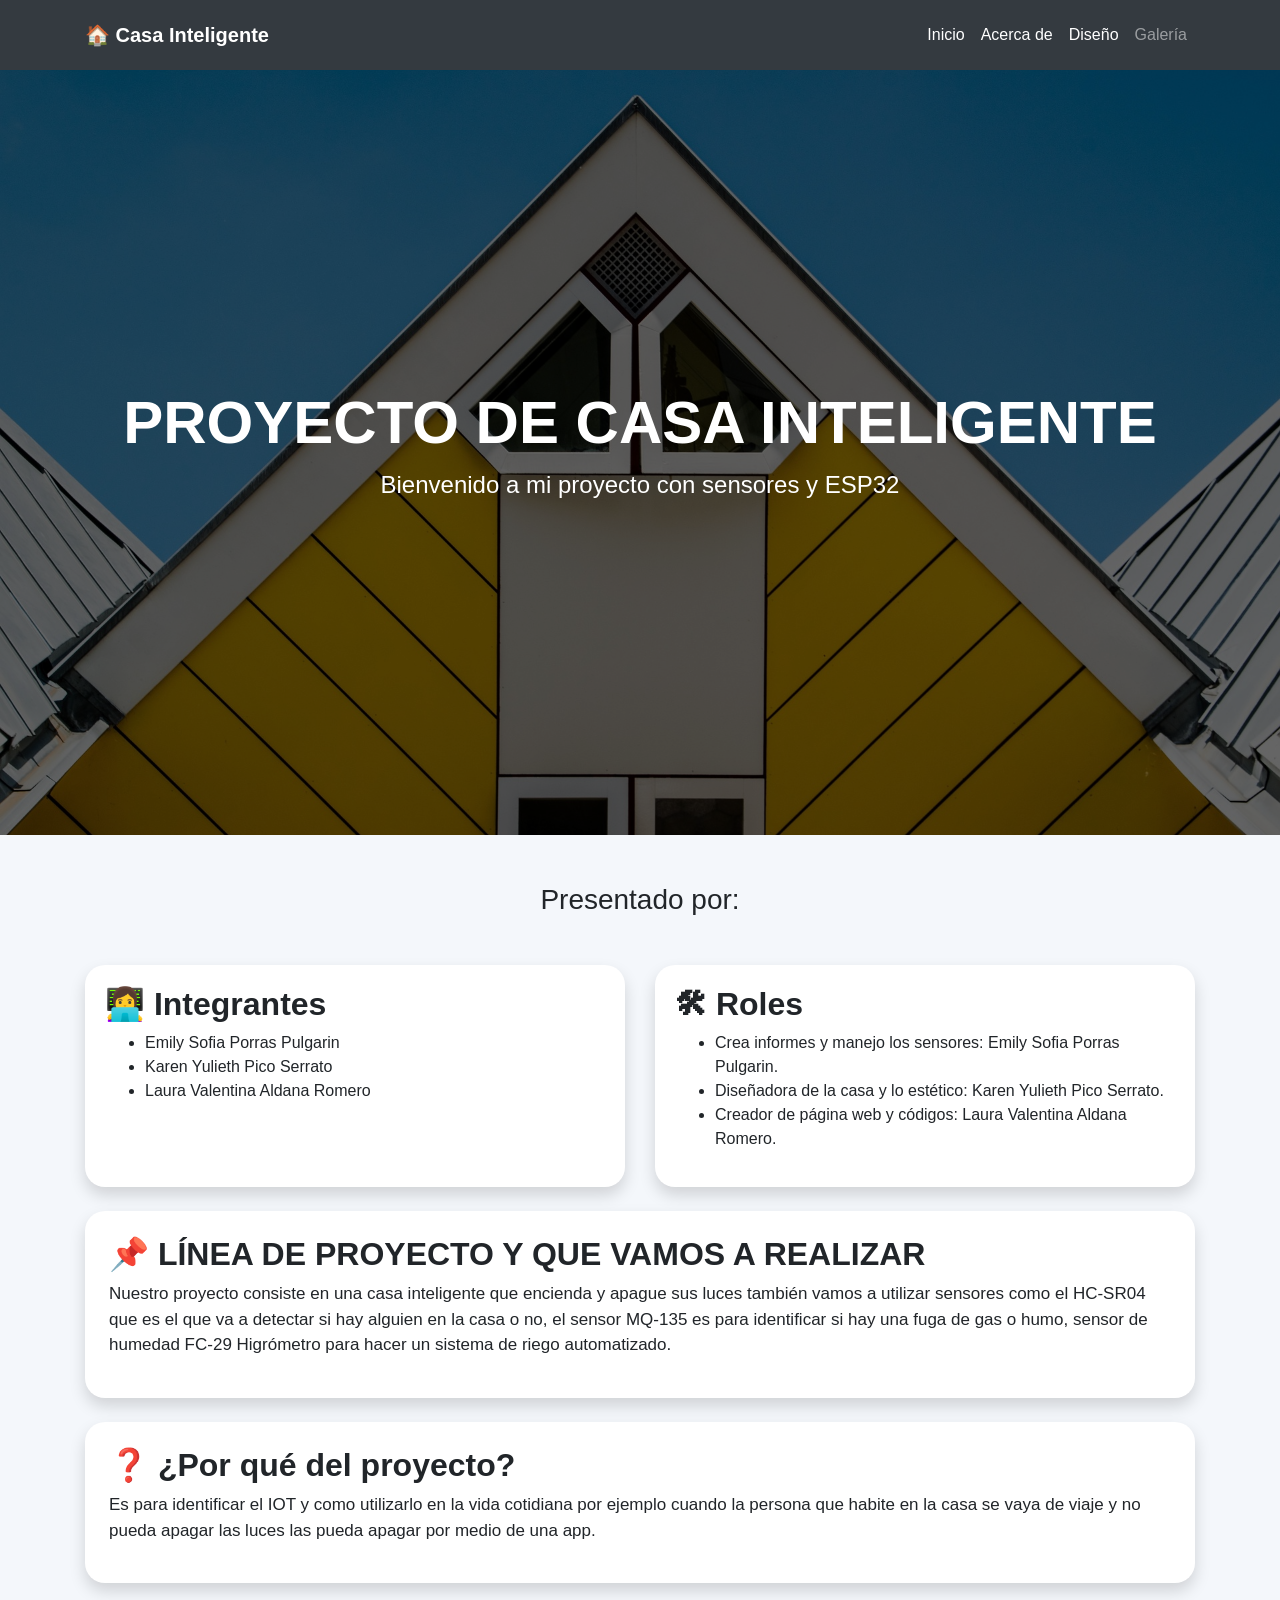
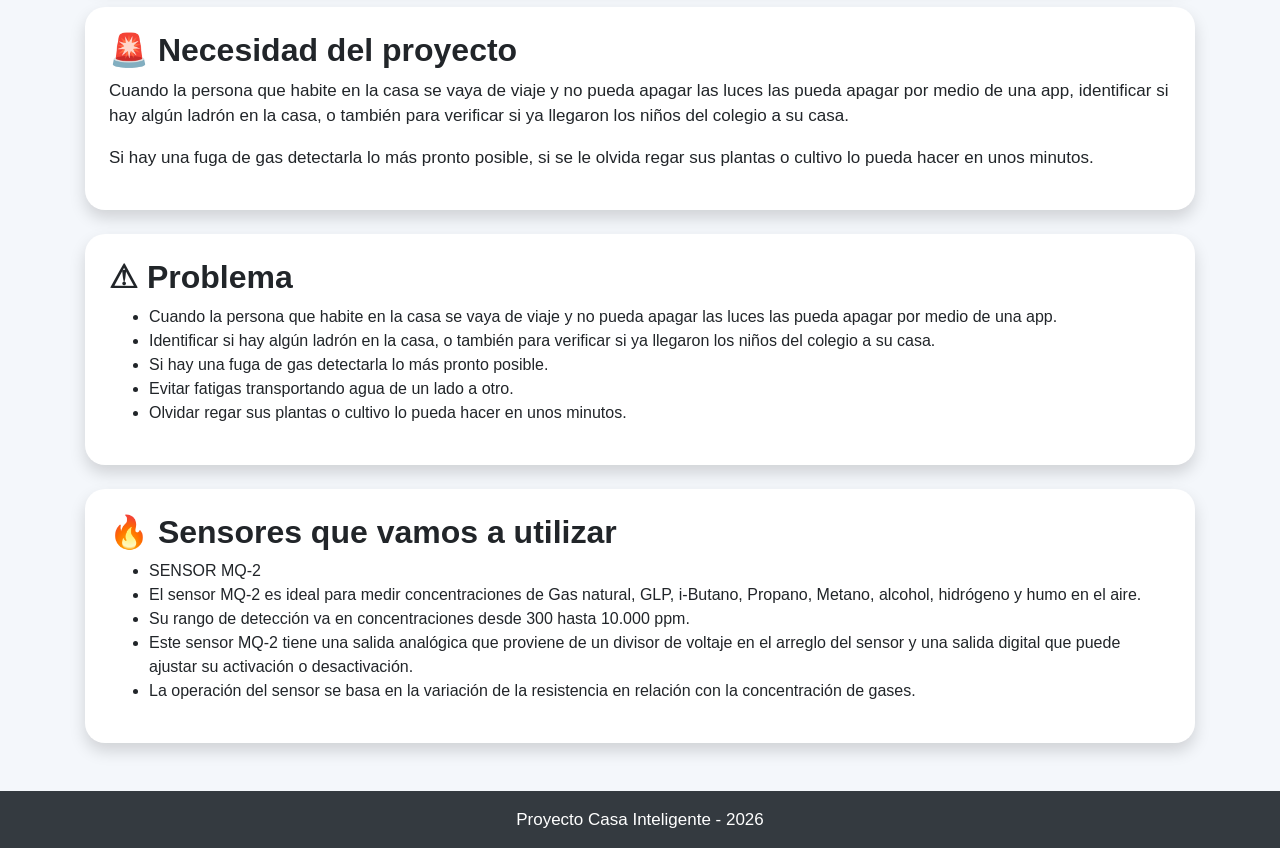
<file: index.html>
<!DOCTYPE html>
<html lang="es">

<head>

  <meta charset="UTF-8">

  <meta name="viewport"
    content="width=device-width, initial-scale=1.0">

  <title>Proyecto Casa Inteligente</title>

  <!-- BOOTSTRAP 4 -->
  <link rel="stylesheet"
    href="https://stackpath.bootstrapcdn.com/bootstrap/4.5.2/css/bootstrap.min.css">

  <!-- CSS -->
  <link rel="stylesheet" href="./style.css">

</head>

<body>

  <!-- NAVBAR -->
  <nav class="navbar navbar-expand-lg navbar-dark bg-dark shadow">

    <div class="container">

      <a class="navbar-brand font-weight-bold"
        href="index.html">

        🏠 Casa Inteligente

      </a>

      <!-- BOTÓN -->
      <button class="navbar-toggler"
        type="button"
        data-toggle="collapse"
        data-target="#menu">

        <span class="navbar-toggler-icon"></span>

      </button>

      <!-- MENÚ -->
      <div class="collapse navbar-collapse"
        id="menu">

        <ul class="navbar-nav ml-auto">

          <li class="nav-item">
            <a class="nav-link active"
              href="index.html">

              Inicio

            </a>
          </li>

          <li class="nav-item">
            <a class="nav-link active"
              href="about.html">

              Acerca de

            </a>
          </li>

          <li class="nav-item">
            <a class="nav-link active"
              href="desing.html">

              Diseño

            </a>
          </li>

          <li class="nav-item">
            <a class="nav-link"
              href="gallery.html">

              Galería

            </a>
          </li>

        </ul>

      </div>

    </div>

  </nav>

  <!-- BANNER -->
  <header class="hero">

    <div class="overlay"></div>

    <div class="contenido-hero">

      <h1 id="titulo">
        PROYECTO DE CASA INTELIGENTE
      </h1>

      <p class="lead">
        Bienvenido a mi proyecto con sensores y ESP32
      </p>

    </div>

  </header>

  <!-- CONTENIDO -->
  <div class="container mt-5">

    <!-- PRESENTACIÓN -->
    <div id="subtitulo"
      class="text-center mb-5">

      <h3>
        Presentado por:
      </h3>

    </div>

    <!-- INTEGRANTES -->
    <div class="row">

      <div class="col-md-6 mb-4">

        <div class="card shadow border-0 h-100">

          <div class="card-body">

            <h2>
              👩‍💻 Integrantes
            </h2>

            <ul id="lista_nombres">

              <li>
                Emily Sofia Porras Pulgarin
              </li>

              <li>
                Karen Yulieth Pico Serrato
              </li>

              <li>
                Laura Valentina Aldana Romero
              </li>

            </ul>

          </div>

        </div>

      </div>

      <!-- ROLES -->
      <div class="col-md-6 mb-4">

        <div class="card shadow border-0 h-100">

          <div class="card-body">

            <h2>
              🛠 Roles
            </h2>

            <ul id="roles">

              <li>
                Crea informes y manejo los sensores:
                Emily Sofia Porras Pulgarin.
              </li>

              <li>
                Diseñadora de la casa y lo estético:
                Karen Yulieth Pico Serrato.
              </li>

              <li>
                Creador de página web y códigos:
                Laura Valentina Aldana Romero.
              </li>

            </ul>

          </div>

        </div>

      </div>

    </div>

    <!-- DESCRIPCIÓN -->
    <div class="card shadow border-0 p-4 mb-4">

      <h2>
        📌 LÍNEA DE PROYECTO Y QUE VAMOS A REALIZAR
      </h2>

      <p>
        Nuestro proyecto consiste en una casa inteligente que encienda y apague sus luces también vamos a utilizar sensores como el HC-SR04 que es el que va a detectar si hay alguien en la casa o no, el sensor MQ-135 es para identificar si hay una fuga de gas o humo, sensor de humedad FC-29 Higrómetro para hacer un sistema de riego automatizado.
      </p>

    </div>

    <!-- POR QUÉ -->
    <div class="card shadow border-0 p-4 mb-4">

      <h2>
        ❓ ¿Por qué del proyecto?
      </h2>

      <p>
        Es para identificar el IOT y como utilizarlo en la vida cotidiana por ejemplo cuando la persona que habite en la casa se vaya de viaje y no pueda apagar las luces las pueda apagar por medio de una app.
      </p>

    </div>

    <!-- NECESIDAD -->
    <div class="card shadow border-0 p-4 mb-4">

      <h2>
        🚨 Necesidad del proyecto
      </h2>

      <p>
        Cuando la persona que habite en la casa se vaya de viaje y no pueda apagar las luces las pueda apagar por medio de una app, identificar si hay algún ladrón en la casa, o también para verificar si ya llegaron los niños del colegio a su casa.
      </p>

      <p>
        Si hay una fuga de gas detectarla lo más pronto posible, si se le olvida regar sus plantas o cultivo lo pueda hacer en unos minutos.
      </p>

    </div>

    <!-- PROBLEMAS -->
    <div class="card shadow border-0 p-4 mb-4">

      <h2>
        ⚠ Problema
      </h2>

      <ul>

        <li>
          Cuando la persona que habite en la casa se vaya de viaje y no pueda apagar las luces las pueda apagar por medio de una app.
        </li>

        <li>
          Identificar si hay algún ladrón en la casa, o también para verificar si ya llegaron los niños del colegio a su casa.
        </li>

        <li>
          Si hay una fuga de gas detectarla lo más pronto posible.
        </li>

        <li>
          Evitar fatigas transportando agua de un lado a otro.
        </li>

        <li>
          Olvidar regar sus plantas o cultivo lo pueda hacer en unos minutos.
        </li>

      </ul>

    </div>

    <!-- SENSOR -->
    <div class="card shadow border-0 p-4 mb-5">

      <h2>
        🔥 Sensores que vamos a utilizar
      </h2>

      <ul>

        <li>
          SENSOR MQ-2
        </li>

        <li>
          El sensor MQ-2 es ideal para medir concentraciones de Gas natural, GLP, i-Butano, Propano, Metano, alcohol, hidrógeno y humo en el aire.
        </li>

        <li>
          Su rango de detección va en concentraciones desde 300 hasta 10.000 ppm.
        </li>

        <li>
          Este sensor MQ-2 tiene una salida analógica que proviene de un divisor de voltaje en el arreglo del sensor y una salida digital que puede ajustar su activación o desactivación.
        </li>

        <li>
          La operación del sensor se basa en la variación de la resistencia en relación con la concentración de gases.
        </li>

      </ul>

    </div>

  </div>

  <!-- FOOTER -->
  <footer class="bg-dark text-white text-center p-3">

    <p class="mb-0">
      Proyecto Casa Inteligente - 2026
    </p>

  </footer>

  <!-- SCRIPTS -->
  <script src="https://code.jquery.com/jquery-3.5.1.slim.min.js"></script>

  <script src="https://cdn.jsdelivr.net/npm/bootstrap@4.5.2/dist/js/bootstrap.bundle.min.js"></script>

</body>

</html>
</file>
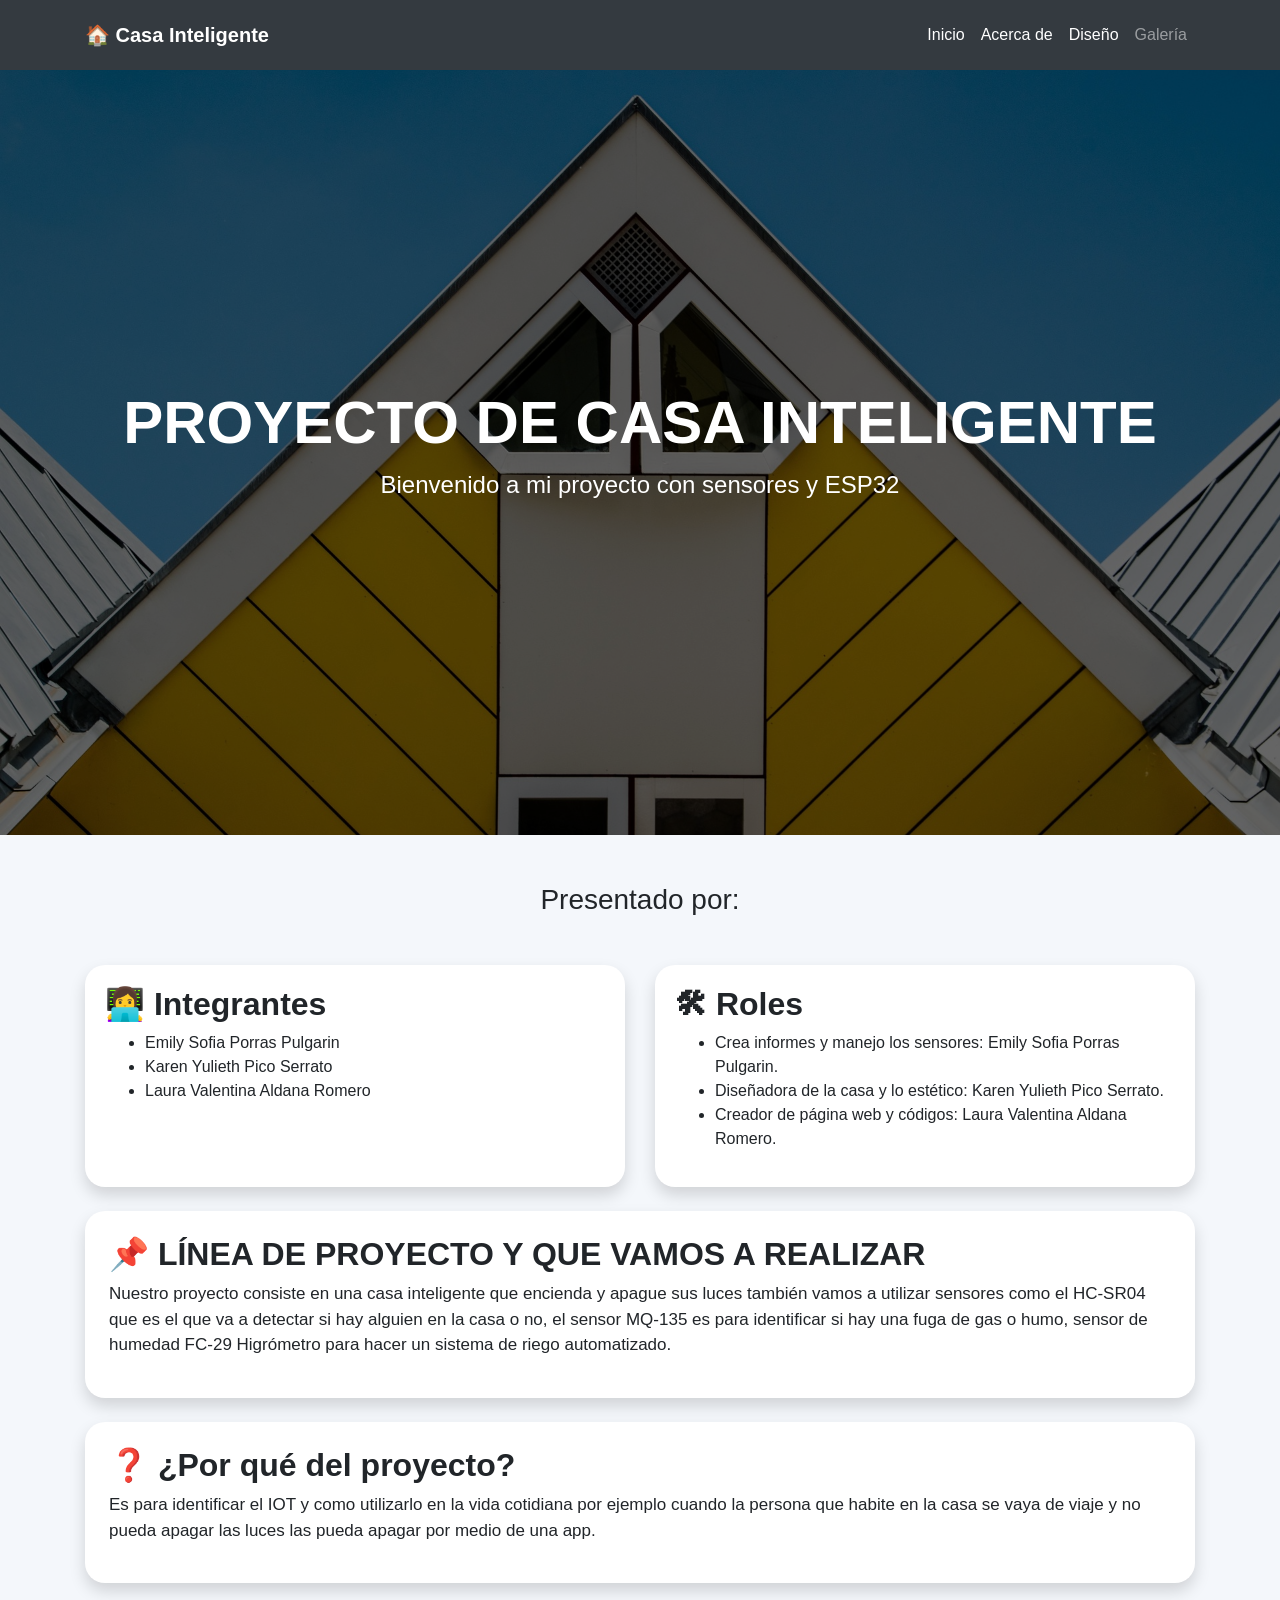
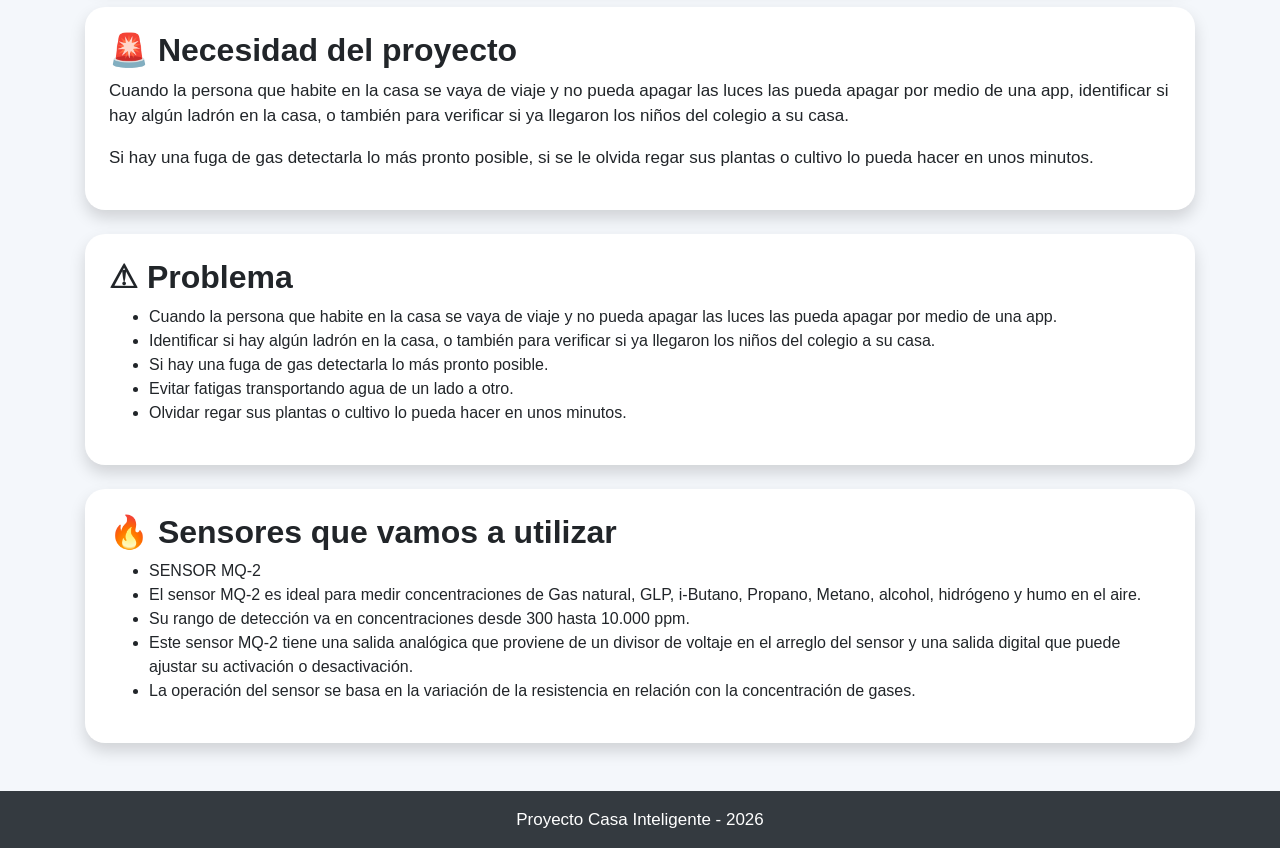
<file: index (1).html>
<!DOCTYPE html>
<html lang="es">

<head>

  <meta charset="UTF-8">

  <meta name="viewport"
    content="width=device-width, initial-scale=1.0">

  <title>Proyecto Casa Inteligente</title>

  <!-- BOOTSTRAP 4 -->
  <link rel="stylesheet"
    href="https://stackpath.bootstrapcdn.com/bootstrap/4.5.2/css/bootstrap.min.css">

  <!-- CSS -->
  <link rel="stylesheet" href="./style.css">

</head>

<body>

  <!-- NAVBAR -->
  <nav class="navbar navbar-expand-lg navbar-dark bg-dark shadow">

    <div class="container">

      <a class="navbar-brand font-weight-bold"
        href="index.html">

        🏠 Casa Inteligente

      </a>

      <!-- BOTÓN -->
      <button class="navbar-toggler"
        type="button"
        data-toggle="collapse"
        data-target="#menu">

        <span class="navbar-toggler-icon"></span>

      </button>

      <!-- MENÚ -->
      <div class="collapse navbar-collapse"
        id="menu">

        <ul class="navbar-nav ml-auto">

          <li class="nav-item">
            <a class="nav-link active"
              href="index.html">

              Inicio

            </a>
          </li>

          <li class="nav-item">
            <a class="nav-link active"
              href="about.html">

              Acerca de

            </a>
          </li>

          <li class="nav-item">
            <a class="nav-link active"
              href="desing.html">

              Diseño

            </a>
          </li>

          <li class="nav-item">
            <a class="nav-link"
              href="gallery.html">

              Galería

            </a>
          </li>

        </ul>

      </div>

    </div>

  </nav>

  <!-- BANNER -->
  <header class="hero">

    <div class="overlay"></div>

    <div class="contenido-hero">

      <h1 id="titulo">
        PROYECTO DE CASA INTELIGENTE
      </h1>

      <p class="lead">
        Bienvenido a mi proyecto con sensores y ESP32
      </p>

    </div>

  </header>

  <!-- CONTENIDO -->
  <div class="container mt-5">

    <!-- PRESENTACIÓN -->
    <div id="subtitulo"
      class="text-center mb-5">

      <h3>
        Presentado por:
      </h3>

    </div>

    <!-- INTEGRANTES -->
    <div class="row">

      <div class="col-md-6 mb-4">

        <div class="card shadow border-0 h-100">

          <div class="card-body">

            <h2>
              👩‍💻 Integrantes
            </h2>

            <ul id="lista_nombres">

              <li>
                Emily Sofia Porras Pulgarin
              </li>

              <li>
                Karen Yulieth Pico Serrato
              </li>

              <li>
                Laura Valentina Aldana Romero
              </li>

            </ul>

          </div>

        </div>

      </div>

      <!-- ROLES -->
      <div class="col-md-6 mb-4">

        <div class="card shadow border-0 h-100">

          <div class="card-body">

            <h2>
              🛠 Roles
            </h2>

            <ul id="roles">

              <li>
                Crea informes y manejo los sensores:
                Emily Sofia Porras Pulgarin.
              </li>

              <li>
                Diseñadora de la casa y lo estético:
                Karen Yulieth Pico Serrato.
              </li>

              <li>
                Creador de página web y códigos:
                Laura Valentina Aldana Romero.
              </li>

            </ul>

          </div>

        </div>

      </div>

    </div>

    <!-- DESCRIPCIÓN -->
    <div class="card shadow border-0 p-4 mb-4">

      <h2>
        📌 LÍNEA DE PROYECTO Y QUE VAMOS A REALIZAR
      </h2>

      <p>
        Nuestro proyecto consiste en una casa inteligente que encienda y apague sus luces también vamos a utilizar sensores como el HC-SR04 que es el que va a detectar si hay alguien en la casa o no, el sensor MQ-135 es para identificar si hay una fuga de gas o humo, sensor de humedad FC-29 Higrómetro para hacer un sistema de riego automatizado.
      </p>

    </div>

    <!-- POR QUÉ -->
    <div class="card shadow border-0 p-4 mb-4">

      <h2>
        ❓ ¿Por qué del proyecto?
      </h2>

      <p>
        Es para identificar el IOT y como utilizarlo en la vida cotidiana por ejemplo cuando la persona que habite en la casa se vaya de viaje y no pueda apagar las luces las pueda apagar por medio de una app.
      </p>

    </div>

    <!-- NECESIDAD -->
    <div class="card shadow border-0 p-4 mb-4">

      <h2>
        🚨 Necesidad del proyecto
      </h2>

      <p>
        Cuando la persona que habite en la casa se vaya de viaje y no pueda apagar las luces las pueda apagar por medio de una app, identificar si hay algún ladrón en la casa, o también para verificar si ya llegaron los niños del colegio a su casa.
      </p>

      <p>
        Si hay una fuga de gas detectarla lo más pronto posible, si se le olvida regar sus plantas o cultivo lo pueda hacer en unos minutos.
      </p>

    </div>

    <!-- PROBLEMAS -->
    <div class="card shadow border-0 p-4 mb-4">

      <h2>
        ⚠ Problema
      </h2>

      <ul>

        <li>
          Cuando la persona que habite en la casa se vaya de viaje y no pueda apagar las luces las pueda apagar por medio de una app.
        </li>

        <li>
          Identificar si hay algún ladrón en la casa, o también para verificar si ya llegaron los niños del colegio a su casa.
        </li>

        <li>
          Si hay una fuga de gas detectarla lo más pronto posible.
        </li>

        <li>
          Evitar fatigas transportando agua de un lado a otro.
        </li>

        <li>
          Olvidar regar sus plantas o cultivo lo pueda hacer en unos minutos.
        </li>

      </ul>

    </div>

    <!-- SENSOR -->
    <div class="card shadow border-0 p-4 mb-5">

      <h2>
        🔥 Sensores que vamos a utilizar
      </h2>

      <ul>

        <li>
          SENSOR MQ-2
        </li>

        <li>
          El sensor MQ-2 es ideal para medir concentraciones de Gas natural, GLP, i-Butano, Propano, Metano, alcohol, hidrógeno y humo en el aire.
        </li>

        <li>
          Su rango de detección va en concentraciones desde 300 hasta 10.000 ppm.
        </li>

        <li>
          Este sensor MQ-2 tiene una salida analógica que proviene de un divisor de voltaje en el arreglo del sensor y una salida digital que puede ajustar su activación o desactivación.
        </li>

        <li>
          La operación del sensor se basa en la variación de la resistencia en relación con la concentración de gases.
        </li>

      </ul>

    </div>

  </div>

  <!-- FOOTER -->
  <footer class="bg-dark text-white text-center p-3">

    <p class="mb-0">
      Proyecto Casa Inteligente - 2026
    </p>

  </footer>

  <!-- SCRIPTS -->
  <script src="https://code.jquery.com/jquery-3.5.1.slim.min.js"></script>

  <script src="https://cdn.jsdelivr.net/npm/bootstrap@4.5.2/dist/js/bootstrap.bundle.min.js"></script>

</body>

</html>
</file>
<file: style.css>
body{

  background-color: #f4f7fb;

  font-family: Arial, Helvetica, sans-serif;

}

/* NAVBAR */

.navbar{

  padding: 15px;

}

/* HERO */

.hero{

  position: relative;

  height: 85vh;

  background-image: url("./img/3345557-cubic-house-6566412_1920.jpg");

  background-size: cover;

  background-position: center;

  display: flex;

  justify-content: center;

  align-items: center;

}

.overlay{

  position: absolute;

  width: 100%;
  height: 100%;

  background-color: rgba(0,0,0,0.6);

}

.contenido-hero{

  position: relative;

  z-index: 2;

  text-align: center;

  color: white;

  padding: 20px;

}

.contenido-hero h1{

  font-size: 60px;

  font-weight: bold;

}

.contenido-hero p{

  font-size: 24px;

}

/* TARJETAS */

.card{

  border-radius: 20px;

}

.tarjeta{

  transition: 0.3s;

}

.tarjeta:hover{

  transform: translateY(-10px);

}

h2{

  font-weight: bold;

}

p{

  font-size: 17px;

}
</file>
